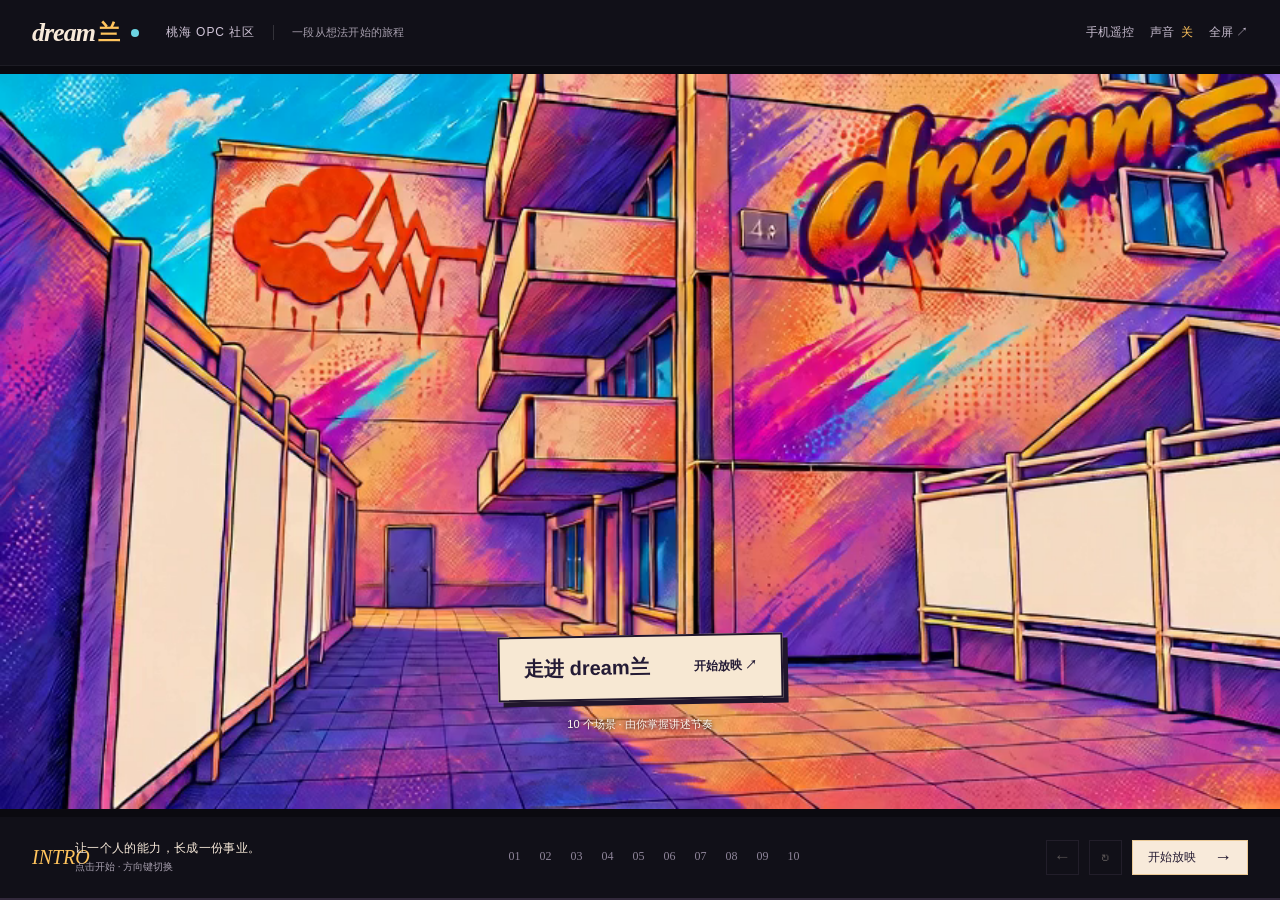
<file: index.html>
<!doctype html>
<html lang="zh-CN">
<head>
  <meta charset="utf-8">
  <meta name="viewport" content="width=device-width,initial-scale=1">
  <meta name="theme-color" content="#111018">
  <link rel="icon" href="data:,">
  <title>dream兰 · 走进桃海 OPC 社区</title>
  <link rel="stylesheet" href="film.css">
  <script defer src="film-data.js"></script>
  <script defer src="film.js?v=remote1"></script>
  <script defer src="remote-host.js"></script>
  <script defer src="desktop-remote.js"></script>
</head>
<body>
<svg xmlns="http://www.w3.org/2000/svg" width="0" height="0" aria-hidden="true" style="position:absolute;pointer-events:none"><defs><filter id="comic-ink" x="-8%" y="-15%" width="116%" height="140%" color-interpolation-filters="sRGB"><feTurbulence type="fractalNoise" baseFrequency=".065" numOctaves="2" seed="12" result="grain"/><feDisplacementMap in="SourceGraphic" in2="grain" scale=".8" xChannelSelector="R" yChannelSelector="G"/></filter></defs></svg>
<main id="app">
  <header class="topbar">
    <a class="brand" href="./" aria-label="dream兰首页">dream<span>兰</span><i></i></a>
    <p class="edition">桃海 OPC 社区<span>一段从想法开始的旅程</span></p>
    <div class="utilities">
      <button id="remoteToggle" class="icon-button">手机遥控</button>
      <button id="sound" class="icon-button" aria-label="开启视频声音" aria-pressed="false">声音 <span>关</span></button>
      <button id="fullscreen" class="icon-button" aria-label="全屏演示">全屏 ↗</button>
    </div>
  </header>
  <div class="screen-host" id="screenHost">
    <div class="screen" id="screen" aria-label="社区互动影片">
      <img id="opening" src="film-stills/01-start.png" alt="桃海社区庭院" fetchpriority="high">
      <video class="film" id="videoA" playsinline muted preload="auto" aria-hidden="true"></video>
      <video class="film" id="videoB" playsinline muted preload="auto" aria-hidden="true"></video>
      <div id="textPlane" class="text-plane" aria-live="polite" aria-label="当前页内容"></div>
      <div id="welcome" class="welcome"><button id="begin"><span>走进 dream兰</span><b>开始放映 ↗</b></button><p>10 个场景 · 由你掌握讲述节奏</p></div>
      <div id="loadNotice" class="load-notice" hidden><span class="spinner"></span>正在准备下一幕</div>
      <div id="errorNotice" class="error-notice" hidden role="alert"><p id="errorMessage"></p><button id="retry">重新播放</button></div>
    </div>
  </div>
  <footer class="controls">
    <div class="chapter-meta"><span id="chapterNumber">INTRO</span><strong id="chapterTitle">让一个人的能力，长成一份事业。</strong><small id="status" role="status">点击开始 · 方向键切换</small></div>
    <nav id="chapters" class="chapters" aria-label="影片章节"></nav>
    <div class="transport"><button id="previous" aria-label="上一页" disabled>←</button><button id="replay" aria-label="重播当前运镜" title="重播当前运镜（R）" disabled>↻</button><button id="next">开始放映 <span>→</span></button></div>
    <div class="progress-track"><div id="progress"></div></div>
  </footer>
</main>
<noscript>请启用 JavaScript，以播放社区影片与显示对应文案。</noscript>
</body>
</html>
</file>
<file: film.css>
:root{color-scheme:dark;--ink:#111018;--paper:#f8eada;--gold:#ffc45d;--cyan:#6cd4e2;--print:#241c39;--muted:#a79fae}*{box-sizing:border-box}html,body{margin:0;width:100%;height:100%;overflow:hidden;background:var(--ink);color:var(--paper);font-family:"Microsoft YaHei","PingFang SC",sans-serif}button,a{-webkit-tap-highlight-color:transparent}button{font:inherit;cursor:pointer}button:disabled{cursor:default;opacity:.3}button:focus-visible,a:focus-visible{outline:2px solid var(--gold);outline-offset:5px}button{touch-action:manipulation}button[hidden],[hidden]{display:none!important}#app{height:100svh;display:flex;flex-direction:column}.topbar{height:66px;flex:none;display:flex;align-items:center;padding:0 32px;gap:27px;border-bottom:1px solid #ffffff0d}.brand{color:var(--paper);font:bold italic 26px Georgia,serif;letter-spacing:-1px;text-decoration:none;display:flex;align-items:center}.brand span{color:var(--gold);font:800 22px "Microsoft YaHei",sans-serif;letter-spacing:0;margin-left:3px}.brand i{height:8px;width:8px;margin-left:11px;background:var(--cyan);border-radius:50%}.edition{font-size:12px;letter-spacing:.08em;color:#d2c6d9;display:flex;gap:18px;align-items:center}.edition span{font-size:11px;color:var(--muted);letter-spacing:.02em;border-left:1px solid #ffffff25;padding-left:18px}.utilities{display:flex;gap:16px;margin-left:auto}.icon-button{background:none;border:0;color:#c5bacd;font-size:12px;padding:7px 0}.icon-button span{color:var(--gold);margin-left:3px}.screen-host{min-height:0;flex:1;display:flex;justify-content:center;align-items:center;overflow:hidden;background:#0b0a10}.screen{position:relative;overflow:hidden;isolation:isolate;background:#0b0a10;flex:none}.screen>#opening,.film{position:absolute;inset:0;width:100%;height:100%;object-fit:contain}.film{visibility:hidden}.film.active{visibility:visible}.text-plane{position:absolute;left:0;top:0;width:864px;height:496px;transform-origin:0 0;opacity:0;pointer-events:none;transition:opacity .35s ease;z-index:3}.text-plane.visible{opacity:1}.surface{position:absolute;left:0;top:0;transform-origin:0 0;color:var(--print);overflow:hidden;mix-blend-mode:multiply}.surface .copy{position:relative;width:100%;height:100%;padding:35px 42px;font-size:32px;line-height:1.55;font-family:"Microsoft YaHei","PingFang SC",sans-serif;overflow:hidden}.surface .eyebrow{font:600 .42em/1.3 Georgia,serif;letter-spacing:.12em;margin-bottom:.75em;opacity:.58}.surface h2{font-size:1.65em;line-height:1.22;font-weight:850;margin:0 0 .48em;letter-spacing:-.02em}.surface p{margin:0 0 .5em}.surface .sub{font-size:1.05em;line-height:1.55}.surface .ending{font-weight:700;margin-top:.55em}.surface .highlight{color:#873e2d}.surface .grid{display:grid;grid-template-columns:repeat(2,minmax(0,1fr));gap:.5em 1.2em}.surface .card{border:0;padding:0;background:none;min-width:0}.surface .card b{display:block;font-size:1.06em;line-height:1.35;margin-bottom:.3em}.surface .card p{line-height:1.55}.surface .note{font-size:.61em;opacity:.72;line-height:1.4;margin-top:.65em}.surface .flow{display:flex;gap:.45em;align-items:center;flex-wrap:wrap;font-weight:700;line-height:1.8;margin-top:.5em}.surface [style]{color:inherit!important}.surface.project .copy{padding:28px 24px}.surface.project b{display:block;font-size:1.1em;font-weight:850;line-height:1.5;overflow-wrap:anywhere;margin-bottom:.55em}.surface.project p{font-size:.88em}.surface.cover{color:#fff9ee;mix-blend-mode:normal;text-shadow:1px 2px 0 #30214445}.surface.cover .copy{padding:0 12px}.surface.cover h1{font:italic bold 2.8em/1 Georgia,serif;letter-spacing:-.04em;margin:.02em 0 .15em}.surface.cover h1 em{font:850 .78em "Microsoft YaHei",sans-serif;color:#ffe8ac;letter-spacing:-.05em;font-style:normal}.surface.cover .eyebrow{opacity:.9;font-size:.29em;letter-spacing:.18em;margin-bottom:.55em}.surface.cover p.sub{font-size:.8em;line-height:1.35;font-weight:700;margin:.1em 0 .35em}.surface.cover p:not(.sub){font-size:.36em;line-height:1.5;margin:0}.welcome{position:absolute;left:0;right:0;bottom:9%;z-index:6;text-align:center}.welcome>button{display:inline-flex;align-items:center;gap:44px;background:#f7e8d3;border:2px solid #20162c;box-shadow:5px 5px 0 #20162c;color:#241b35;padding:17px 24px;transform:rotate(-1deg)}.welcome>button>span{font-size:20px;font-weight:850}.welcome b{font-size:12px}.welcome p{font-size:11px;color:#fff7ef;text-shadow:0 1px 4px #000;margin-top:17px}.load-notice{position:absolute;left:50%;bottom:24px;transform:translateX(-50%);display:flex;align-items:center;gap:9px;border-radius:100px;padding:9px 16px;background:#171020df;font-size:12px;z-index:8}.spinner{height:12px;width:12px;border:1px solid #ffffff40;border-top-color:var(--gold);border-radius:50%;animation:spin .8s linear infinite}@keyframes spin{to{transform:rotate(360deg)}}.error-notice{position:absolute;inset:25% 20%;background:#1c1428eb;z-index:10;border:1px solid #f0d5a775;text-align:center;display:flex;flex-direction:column;align-items:center;justify-content:center;padding:20px}.error-notice p{font-size:14px;line-height:1.7}.error-notice button{background:var(--gold);color:var(--ink);border:0;padding:10px 20px}.controls{height:83px;flex:none;display:flex;align-items:center;gap:24px;padding:10px 32px 13px;position:relative;background:var(--ink)}.chapter-meta{min-width:230px;display:grid;grid-template-columns:34px 1fr;gap:3px 9px}.chapter-meta>span{grid-row:1/3;font:italic 20px/1.4 Georgia,serif;color:var(--gold);align-self:center}.chapter-meta strong{font-size:12px;font-weight:500;letter-spacing:.03em}.chapter-meta small{font-size:10px;color:var(--muted)}.chapters{display:flex;align-items:center;justify-content:center;gap:4px;flex:1}.chapters button{width:27px;height:31px;border:0;background:none;color:#8e8499;font:12px Georgia,serif;border-bottom:2px solid transparent}.chapters button[aria-current=step]{color:var(--gold);border-color:var(--gold)}.transport{display:flex;align-items:center;gap:10px}.transport button{height:35px;min-width:33px;background:none;border:1px solid #4b3e56;color:var(--paper);font-size:17px}.transport #next{font-size:12px;min-width:116px;padding:0 15px;border-color:#eac996;background:var(--paper);color:#241a31;display:flex;justify-content:space-between;gap:18px;align-items:center}.transport #next span{font-size:18px}.progress-track{height:2px;position:absolute;bottom:0;left:0;right:0;background:#33293c}.progress-track>div{height:100%;width:0;background:var(--gold)}@media(max-width:1050px){.edition span{display:none}.topbar{padding:0 20px}.controls{padding-left:20px;padding-right:20px;gap:12px}.chapter-meta{min-width:190px}.chapters{gap:0}.chapters button{width:23px}}@media(max-width:760px){.topbar{height:51px;padding:0 14px;gap:13px}.brand{font-size:23px}.brand span{font-size:19px}.edition{font-size:10px}.utilities{gap:12px}.icon-button{font-size:10px}.controls{height:109px;padding:10px 14px 13px;flex-wrap:wrap;align-content:center;gap:9px}.chapter-meta{flex:1;min-width:130px}.chapter-meta strong{font-size:11px}.chapter-meta small{font-size:9px}.transport{gap:6px}.transport #next{min-width:103px}.chapters{order:3;flex-basis:100%;gap:3px}.chapters button{width:27px;height:22px;font-size:10px}.welcome>button{padding:10px 15px;gap:20px}.welcome>button>span{font-size:15px}.welcome b{font-size:10px}.welcome p{font-size:8px;margin-top:10px}}@media(prefers-reduced-motion:reduce){.text-plane{transition:none}.spinner{animation:none}}body.is-fullscreen .topbar{opacity:0;height:0;overflow:hidden;border:0}body.is-fullscreen .controls{height:62px}.screen:fullscreen{width:100vw!important;height:100vh!important}

/* Cover: original brand mark with street lettering in the open sky. */
@font-face{font-family:"Sedgwick Ave Display";src:url("assets/SedgwickAveDisplay-Regular.ttf") format("truetype");font-weight:400;font-style:normal;font-display:swap}
.surface.cover{color:#24163d;text-shadow:none;overflow:visible}
.surface.cover .copy{padding:10px 4px;overflow:visible}
.cover-layout{display:grid;grid-template-columns:43% 1fr;gap:6%;height:100%;align-items:center}
.cover-identity{transform:rotate(-4deg);padding-bottom:12px}
.cover-logo{display:block;width:100%;height:auto;filter:drop-shadow(3px 4px 0 #fff2d5)}
.cover-tag{font:400 25px/1.1 "Sedgwick Ave Display",cursive;color:#24163d;text-align:center;white-space:nowrap;margin-top:9px;text-shadow:2px 2px 0 #54e5ed}
.surface.cover p.sub{font-size:37px;line-height:1.48;font-weight:900;letter-spacing:.02em;margin:0 0 12px;paint-order:stroke fill;-webkit-text-stroke:3px #fff1d4;text-shadow:3px 4px 0 #54e5ed;transform:rotate(-2deg)}
.cover-accent{color:#ff5018;-webkit-text-stroke:3px #24163d;text-shadow:3px 4px 0 #fff1d4}
.surface.cover .meta{font-size:15px;line-height:1.7;font-weight:650;color:#24163d;letter-spacing:.04em;text-shadow:0 1px 0 #fff1d4}
.surface.cover .meta strong{font-size:16px}

/* Comic typography: heavy display, restrained captions, crisp readable body. */
.surface{mix-blend-mode:normal;color:#24163d}
.surface h2{position:relative;display:block;font-weight:950;letter-spacing:-.025em;transform:skew(-5deg) rotate(-.6deg);transform-origin:left center;color:#24163d;paint-order:stroke fill;-webkit-text-stroke:2px #fff0d5;text-shadow:2px 2px 0 #15c8d9,4px 3px 0 #ee3b96;filter:url(#comic-ink)}
.surface h2 .highlight,.surface h2 .comic-emphasis{color:#e95319!important;paint-order:stroke fill;-webkit-text-stroke:1.5px #24163d;text-shadow:2px 2px 0 #ffce55}
.surface .eyebrow{font:400 .52em/1.25 "Sedgwick Ave Display",cursive;letter-spacing:.055em;opacity:1;color:#46315e;text-shadow:1px 1px 0 #4ad5df;transform:rotate(-.7deg);margin-bottom:.75em}
.surface .card b,.surface.project b{font-weight:900;color:#24163d;letter-spacing:.01em;paint-order:stroke fill;-webkit-text-stroke:.6px #fff0d5;text-shadow:1px 1px 0 #38ccdc;transform:skew(-3deg);filter:url(#comic-ink)}
.surface p,.surface .meta,.surface .flow{font-weight:550;letter-spacing:.015em;color:#24163d;text-shadow:none}
.surface .note{font-weight:450;opacity:.85}
.surface .ending{font-weight:850;text-shadow:1px 1px 0 #ffce55}
.community-keywords{display:flex;gap:.38em;flex-wrap:wrap;margin-top:1em}
.community-keywords span{display:inline-block;border:2px solid #24163d;background:#ffce55;color:#24163d;padding:.12em .52em;font-size:.8em;font-weight:900;box-shadow:3px 3px 0 #24163d;transform:rotate(-2deg)}
.community-keywords span:nth-child(2n){background:#56d6de;transform:rotate(2deg)}
.community-keywords span:nth-child(3n){background:#f69ac6}
.surface.cover p.sub{font-weight:950;filter:url(#comic-ink);background-image:radial-gradient(#5d266b65 .65px,transparent .85px),linear-gradient(#fff0c9,#ffc34d);background-size:4px 4px,100% 100%;background-clip:text;-webkit-background-clip:text;color:transparent;-webkit-text-stroke:1.1px #24163d;text-shadow:2px 2px 0 #24163d,4px 3px 0 #28d5e7,5px 4px 0 #e82e94}
.surface.cover p.sub .cover-accent{color:#ff571f}
.surface.cover .cover-tag{color:#24163d;text-shadow:2px 2px 0 #49dce9,3px 3px 0 #f554a2;filter:url(#comic-ink)}
.surface.cover .meta{font-weight:700;text-shadow:0 1px 0 #fff1d4}
.surface.cover .cover-logo{max-height:172px;object-fit:contain}
.surface.cover p.sub{text-shadow:none;filter:drop-shadow(2px 2px 0 #24163d) drop-shadow(2px 1px 0 #28d5e7);-webkit-text-stroke:1px #24163d}

/* Case boards remain registered to the filmed surfaces. */
.text-plane.visible .surface.project{pointer-events:auto;cursor:zoom-in;outline-offset:-4px}
.surface.project:focus-visible{outline:5px solid #ef4297}
.surface.project .copy:after{content:"悬浮探索 ↗";display:block;font-size:22px;margin-top:10px;color:#513b69}
.case-active>.film.active{transform:scale(1.12);transform-origin:var(--case-origin);filter:brightness(.55)}
.film{transition:transform .42s ease,filter .42s ease}
.case-view{position:absolute;inset:4%;z-index:12;background:#171222;border:2px solid #ffcd63;box-shadow:7px 7px 0 #2b1646;display:flex;flex-direction:column;transform-origin:top left;overflow:hidden;color:#fff2d5}
.case-header{display:flex;align-items:center;justify-content:space-between;gap:12px;min-height:48px;padding:10px 16px;flex:none;border-bottom:1px solid #ffffff26}
.case-header strong{font-size:clamp(11px,1.3vw,19px)}
.case-header>div{display:flex;gap:15px;align-items:center}.case-header a{color:#56dce9;text-decoration:none;font-size:12px}
.case-close{color:#fff2d5;background:none;border:1px solid #aa8fa6;padding:7px 10px;font-size:12px}
.case-content{flex:1;min-height:0;position:relative;display:flex;flex-direction:column}
.case-content>video,.case-content>iframe{display:block;width:100%;height:100%;min-height:0;flex:1;border:0;background:#08070e;object-fit:contain}
.case-site-note{margin:0;padding:7px 12px;background:#2b1f36;font-size:11px;color:#ffe3a9}
.partner-case{height:100%;display:flex;flex-direction:column;justify-content:center;align-items:center;text-align:center;background:radial-gradient(#89497845 1px,transparent 1.5px) 0 0/7px 7px,#fff0d5;color:#24163d;padding:20px}
.partner-case small{font:clamp(13px,2vw,25px) "Sedgwick Ave Display",cursive;color:#6c3470}
.partner-case h2{font-size:clamp(28px,6vw,80px);margin:.35em 0;color:#24163d;text-shadow:3px 2px #43cddd,-3px -1px #ed3d8d}
.partner-case p{font-size:clamp(15px,2.5vw,32px);font-weight:800;margin:.6em}
.partner-case>strong{background:#ffce55;border:2px solid #24163d;padding:.5em 1em;box-shadow:4px 4px #24163d;font-size:clamp(13px,2vw,24px)}
.partner-shake{animation:partner-jitter 1.6s steps(1,end) infinite}
@keyframes partner-jitter{0%,82%,100%{transform:translate(0) skew(-4deg)}84%{transform:translate(-3px,1px) skew(-5deg)}88%{transform:translate(3px,-1px) skew(-3deg)}92%{transform:translate(-2px,0) skew(-4deg)}96%{transform:translate(2px,1px) skew(-4deg)}}
@media(max-width:760px){.case-view{inset:2%}.case-header{padding:6px;gap:6px;min-height:36px}.case-header>div{gap:8px}.case-header a,.case-close{font-size:9px}.case-close{padding:5px}.case-site-note{font-size:9px}}
@media(prefers-reduced-motion:reduce){.partner-shake{animation:none}.film{transition:none}}

/* Camera push-in: the footage, its frame and the mapped content move together. */
.scene-stage{position:absolute;inset:0;transform-origin:0 0;transition:transform .75s cubic-bezier(.2,.75,.2,1)}
.scene-stage>#opening,.scene-stage>.film{position:absolute;inset:0;width:100%;height:100%;object-fit:contain}
.case-active .film.active{transform:none;filter:none}
.case-view{inset:auto;left:0;top:0;position:absolute;pointer-events:auto;border:0;box-shadow:none;z-index:15;background:#fff0d5;overflow:hidden}
.case-header{background:#f9e4c4;color:#24163d;border-bottom:3px solid #24163d;min-height:56px;padding:8px 15px}
.case-header strong{font-size:23px}.case-header a{font-size:17px;color:#41305c}.case-close{font-size:17px;color:#24163d;border:2px solid #24163d;padding:5px 9px}
.case-content>iframe,.case-content>video{background:#111018}
.case-view .partner-case small{font-size:26px}.case-view .partner-case h2{font-size:76px}.case-view .partner-case p{font-size:31px}.case-view .partner-case>strong{font-size:25px}
.case-site-note{font-size:15px;padding:8px 12px}
@media(prefers-reduced-motion:reduce){.scene-stage{transition:none}}

/* Chapters 03–10: hand-lettered hierarchy and deliberately staggered composition. */
@font-face{font-family:Smiley;src:url("assets/SmileySans-Oblique.woff2") format("woff2");font-weight:100 900;font-display:swap}
.graffiti-rich{--spray:#f15a24;--spray2:#f6a52d;--mark:#f8cf4b;--offset:#2cd4df}
.graffiti-rich[data-chapter="5"],.graffiti-rich[data-chapter="8"]{--spray:#a41a65;--spray2:#e6408c;--mark:#56d9dd;--offset:#f8ad32}
.graffiti-rich[data-chapter="6"],.graffiti-rich[data-chapter="9"]{--spray:#0c687f;--spray2:#19b9c8;--mark:#ffc848;--offset:#ef4c94}
.graffiti-rich .copy{padding:35px 47px 30px 50px;font-family:Smiley,"Microsoft YaHei",sans-serif;line-height:1.48}
.graffiti-rich .eyebrow{display:table;position:relative;margin:0 0 .8em .25em;padding:.12em .5em;font:400 .55em/1.25 "Sedgwick Ave Display",cursive;letter-spacing:.06em;color:#251239;text-shadow:2px 1px 0 #fff1cf;background:var(--mark);transform:rotate(-3deg) skew(-5deg);box-shadow:3px 3px 0 #271338;isolation:isolate}
.graffiti-rich h2{font-family:Smiley,"Microsoft YaHei",sans-serif;font-size:1.88em;line-height:1.12;letter-spacing:.015em;font-weight:900;transform:rotate(-2deg) skew(-4deg);margin:.15em .12em .7em 0;color:var(--spray);-webkit-text-stroke:1.8px #2b163e;paint-order:stroke fill;text-shadow:3px 3px 0 #fff0d2,6px 5px 0 #2b163e,9px 6px 0 var(--offset);filter:url(#comic-ink);isolation:isolate}
.graffiti-rich h2:after{content:"";display:block;width:37%;height:.11em;margin:.13em 0 -.2em 7%;background:var(--offset);transform:skew(-30deg) rotate(-1deg);clip-path:polygon(0 16%,96% 0,88% 42%,100% 63%,4% 100%);box-shadow:2px 3px 0 #2b163e}
.graffiti-rich h2 span,.graffiti-rich h2 span[style]{color:#9f1b65!important;-webkit-text-stroke:1.3px #2b163e;text-shadow:2px 2px 0 #ffcf4b,4px 3px 0 #2b163e}
.graffiti-rich .grid{grid-template-columns:1.08fr .92fr;gap:.95em 1.65em;align-items:start;padding:.15em .4em .55em .12em}
.graffiti-rich .card{position:relative;transform:rotate(-1deg);padding:.1em .22em .15em .16em}
.graffiti-rich .card:nth-child(2n){transform:translateY(.4em) rotate(1.3deg)}
.graffiti-rich .card:nth-child(3n){transform:translateX(.3em) rotate(-1.6deg)}
.graffiti-rich .card:nth-child(4n){transform:translate(.25em,.25em) rotate(.6deg)}
.graffiti-rich .card b{position:relative;display:table;font-family:Smiley,sans-serif;font-size:1.17em;line-height:1.22;font-weight:850;color:#762452;letter-spacing:.02em;-webkit-text-stroke:.45px #271338;paint-order:stroke fill;text-shadow:1px 1px #fff0d2,2px 2px var(--offset);transform:skew(-4deg);margin-bottom:.45em;isolation:isolate}
.graffiti-rich .card b:before{content:"";position:absolute;inset:48% -.18em -.07em -.08em;z-index:-1;background:var(--mark);clip-path:polygon(0 23%,97% 0,92% 30%,100% 67%,5% 100%);opacity:.85}
.graffiti-rich .card:nth-child(2n) b{color:#066e83}
.graffiti-rich .card:nth-child(3n) b{color:#b03e16}
.graffiti-rich p{font-family:Smiley,"Microsoft YaHei",sans-serif;font-size:1.03em;line-height:1.5;font-weight:500;color:#322044;letter-spacing:.03em;text-shadow:.5px .5px 0 #e6a99b;transform:rotate(.2deg)}
.graffiti-rich p.sub{font-size:1.16em;line-height:1.48;max-width:94%;margin-left:.3em;transform:rotate(-.7deg);color:#452044}
.graffiti-rich .ending{display:table;background:var(--mark);font-size:1.12em;line-height:1.4;padding:.12em .4em;transform:rotate(-1.4deg);box-shadow:3px 3px 0 #2b163e;color:#2b163e;margin-top:.75em}
.graffiti-rich .note{font-family:Smiley,sans-serif;font-size:.64em;line-height:1.4;margin:1.05em .5em 0 1.5em;padding-left:.65em;border-left:4px solid var(--spray);color:#5d3e60;transform:rotate(-.45deg);opacity:1;text-shadow:none;max-width:92%}
.graffiti-rich .flow{gap:.42em;font-family:Smiley,sans-serif;transform:rotate(-1.5deg);margin:.9em .2em .6em}
.graffiti-rich .flow span{background:var(--mark);border:2px solid #2b163e;padding:.1em .32em;box-shadow:3px 3px 0 var(--offset)}
.graffiti-rich .flow span:nth-child(2n){transform:rotate(3deg);background:#6ddde0}
.graffiti-rich.project .copy{padding:26px 25px 24px 28px;transform:rotate(-2deg)}
.graffiti-rich.project[data-panel="1"] .copy{transform:rotate(1.6deg) translateY(3px)}
.graffiti-rich.project[data-panel="2"] .copy{transform:rotate(-1deg) translateY(6px)}
.graffiti-rich.project[data-panel="3"] .copy{transform:rotate(2deg)}
.graffiti-rich.project b{font-family:Smiley,sans-serif;font-size:1.12em;line-height:1.26;color:#aa321d;-webkit-text-stroke:1px #32173f;text-shadow:2px 2px #ffce55,4px 3px #2cd4df;letter-spacing:.02em;margin-bottom:.65em;transform:skew(-5deg)}
.graffiti-rich.project[data-panel="1"] b{color:#8c1f68;text-shadow:2px 2px #f5c857,4px 3px #24ccd8}
.graffiti-rich.project[data-panel="2"] b{color:#096f86;text-shadow:2px 2px #fff0c7,4px 3px #f45298}
.graffiti-rich.project[data-panel="3"] b{color:#a72b6b;text-shadow:2px 2px #ffce55,4px 3px #2cd4df}
.graffiti-rich.project p{font-size:.92em;display:table;max-width:95%;background:linear-gradient(transparent 62%,#ffc64e99 62%);transform:rotate(1.2deg)}
.graffiti-rich.project .copy:after{font-family:Smiley,sans-serif;color:#663157;font-size:23px;transform:rotate(-3deg);margin:12px 0 0 5px}
.case-view .partner-case{font-family:Smiley,sans-serif}
.case-view .partner-case h2{font-family:Smiley,sans-serif;color:#a92b65;-webkit-text-stroke:2px #28143c;paint-order:stroke fill;text-shadow:3px 3px #ffd251,6px 5px #271338,9px 7px #2cd4df;transform:rotate(-3deg)}
.case-view .partner-case p{transform:rotate(1.2deg);color:#553159}
.case-view .partner-case>strong{transform:rotate(-2deg);background:#53d6dd}
/* Keep dense filmed surfaces readable while using more expressive offsets. */
.graffiti-rich .card:nth-child(2n){transform:translate(-.25em,.55em) rotate(2.2deg)}
.graffiti-rich .card:nth-child(3n){transform:translate(.65em,-.15em) rotate(-2.4deg)}
.graffiti-rich .card:nth-child(4n){transform:translate(.25em,.15em) rotate(1.4deg)}
.graffiti-rich[data-chapter="4"] .grid,.graffiti-rich[data-chapter="9"] .grid{grid-template-columns:1fr .88fr;column-gap:1.6em;row-gap:.65em}
.graffiti-rich[data-chapter="4"] .card:nth-child(5){transform:translate(.4em,.1em) rotate(-1.3deg)}
.graffiti-rich[data-chapter="4"] .card:nth-child(6){transform:translate(-.5em,.3em) rotate(2deg)}
.graffiti-rich[data-chapter="5"] .copy,.graffiti-rich[data-chapter="8"] .copy,.graffiti-rich[data-chapter="9"] .copy{padding:17px 32px 20px 35px}
.graffiti-rich[data-chapter="5"] h2,.graffiti-rich[data-chapter="8"] h2{font-size:1.5em;margin:.1em 0 .45em;line-height:1.12}
.graffiti-rich[data-chapter="5"] .eyebrow,.graffiti-rich[data-chapter="8"] .eyebrow,.graffiti-rich[data-chapter="9"] .eyebrow{margin-bottom:.45em}
.graffiti-rich[data-chapter="5"] .grid,.graffiti-rich[data-chapter="8"] .grid{gap:.3em 1.2em;padding:.1em .3em .2em 0;grid-template-columns:1fr 1fr}
.graffiti-rich[data-chapter="5"] .card p,.graffiti-rich[data-chapter="8"] .card p{line-height:1.35;margin-bottom:0}
.graffiti-rich[data-chapter="5"] .card b,.graffiti-rich[data-chapter="8"] .card b{margin-bottom:.25em;font-size:1.14em}
.graffiti-rich[data-chapter="5"] .card:nth-child(2n),.graffiti-rich[data-chapter="8"] .card:nth-child(2n){transform:translate(0,.15em) rotate(1.4deg)}
.graffiti-rich[data-chapter="5"] .note,.graffiti-rich[data-chapter="8"] .note{margin-top:.5em;font-size:.58em;line-height:1.3}

/* Larger lettering: reclaim whitespace while keeping a protected board margin. */
.graffiti-rich .copy{padding:27px 40px 28px 42px;line-height:1.34}
.graffiti-rich h2{font-size:1.7em;line-height:1.08;margin:.12em 0 .46em}
.graffiti-rich .eyebrow{margin-bottom:.48em}
.graffiti-rich .grid{gap:.5em 1.35em;padding:.05em .3em .28em .1em}
.graffiti-rich .card b{line-height:1.15;margin-bottom:.28em}
.graffiti-rich p{line-height:1.32;margin-bottom:.28em;letter-spacing:.015em}
.graffiti-rich p.sub{line-height:1.32;max-width:94%}
.graffiti-rich .note{margin-top:.65em;line-height:1.25}
.graffiti-rich[data-chapter="4"] .grid,.graffiti-rich[data-chapter="9"] .grid{row-gap:.42em;column-gap:1.35em}
.graffiti-rich.project .copy{padding:23px 25px 24px 28px}
.graffiti-rich.project b{font-size:1.03em;line-height:1.12;margin-bottom:.35em}
.graffiti-rich.project p{font-size:.92em;line-height:1.25}
.graffiti-rich.project .copy:after{font-size:21px;margin-top:6px}
.graffiti-rich[data-chapter="5"] .copy,.graffiti-rich[data-chapter="8"] .copy{padding:17px 30px 20px 33px}
.graffiti-rich[data-chapter="5"] .card p,.graffiti-rich[data-chapter="8"] .card p{line-height:1.28}
.graffiti-rich .ending{margin-top:.5em;line-height:1.28}

/* Projection reading pass: prioritize large body copy over decorative whitespace. */
.graffiti-rich .copy{padding:23px 34px 23px 37px;line-height:1.2}
.graffiti-rich h2{font-size:1.55em;line-height:1.03;margin:.12em 0 .34em}
.graffiti-rich .eyebrow{font-size:.45em;margin-bottom:.35em}
.graffiti-rich .grid{gap:.3em 1.1em;padding:0 .25em .15em .1em}
.graffiti-rich .card b{font-size:1.18em;line-height:1.08;margin-bottom:.18em}
.graffiti-rich p{font-size:1.18em;line-height:1.18;letter-spacing:0;margin-bottom:.15em}
.graffiti-rich p.sub{font-size:1.25em;line-height:1.22}
.graffiti-rich .note{font-size:.59em;line-height:1.18;margin-top:.45em}
.graffiti-rich .card:nth-child(2n){transform:translate(-.15em,.25em) rotate(1.5deg)}
.graffiti-rich .card:nth-child(3n){transform:translate(.35em,-.05em) rotate(-1.8deg)}
.graffiti-rich[data-chapter="4"] .grid,.graffiti-rich[data-chapter="9"] .grid{row-gap:.28em;column-gap:1.1em;grid-template-columns:1fr 1fr}
.graffiti-rich[data-chapter="5"] .copy,.graffiti-rich[data-chapter="8"] .copy,.graffiti-rich[data-chapter="9"] .copy{padding:14px 26px 17px 29px}
.graffiti-rich[data-chapter="5"] h2,.graffiti-rich[data-chapter="8"] h2{font-size:1.38em;margin:.1em 0 .32em}
.graffiti-rich[data-chapter="5"] .card p,.graffiti-rich[data-chapter="8"] .card p{font-size:1.18em;line-height:1.17}
.graffiti-rich[data-chapter="5"] .grid,.graffiti-rich[data-chapter="8"] .grid{column-gap:1em}
.graffiti-rich[data-chapter="5"] .note,.graffiti-rich[data-chapter="8"] .note{font-size:.59em;margin-top:.4em}
.graffiti-rich[data-chapter="7"] .grid{grid-template-columns:.78fr 1.22fr;gap:.4em 1em}
.graffiti-rich[data-chapter="7"] h2{font-size:1.45em}
.graffiti-rich[data-chapter="10"] .grid{grid-template-columns:.86fr 1.14fr}
.graffiti-rich .ending{font-size:1.15em;line-height:1.18;margin-top:.35em}
.graffiti-rich.project .copy{padding:19px 22px 19px 24px}
.graffiti-rich.project b{font-size:1em;line-height:1.02;margin-bottom:.22em;letter-spacing:0}
.graffiti-rich.project p{font-size:.98em;line-height:1.1;max-width:95%}
.graffiti-rich.project .copy:after{font-size:17px;margin:4px 0 0 4px}
.graffiti-rich h2{width:fit-content;max-width:100%;transform-origin:left center}

/* Page 02 only: generated bristle textures reveal text in board-local coordinates. */
.text-plane.brush-test{transition:none}
.brush-test .paint-revealing,.brush-test .paint-pending{position:relative;mask-repeat:no-repeat;mask-size:100% 100%;-webkit-mask-repeat:no-repeat;-webkit-mask-size:100% 100%}
.paint-swipe{position:absolute;z-index:-1;top:-18%;width:36%;height:140%;pointer-events:none;background:#ffcd48;mask:url('assets/brush-masks-v1/01-flat.png') center/100% 100% no-repeat;-webkit-mask:url('assets/brush-masks-v1/01-flat.png') center/100% 100% no-repeat;transform:rotate(-2deg)}
.brush-test .community-keywords>span{isolation:isolate}
@media(prefers-reduced-motion:reduce){.paint-swipe{display:none}}

/* Expanded paint feathering, page 02 onward. */
.brush-test .paint-revealing .paint-swipe{width:72%;opacity:.24}
.brush-test .project .copy{isolation:isolate}
.brush-running .project{cursor:progress!important}

/* Optional, on-device hand interaction for intro and chapters 01–03. */

.remote-dialog{max-width:min(560px,92vw);background:#191523;color:#fff0d5;border:2px solid #ffc84e;padding:28px;border-radius:12px}.remote-dialog p{line-height:1.8}.remote-links a{display:block;color:#55dfed;overflow-wrap:anywhere;margin:16px 0}.remote-offline #status{color:#ffc84e}@media(max-width:760px){.edition{display:none}.utilities{gap:10px}.remote-dialog{padding:18px}}

.desktop-remote{position:fixed;inset:0;z-index:1000;background:#0c0911;display:flex;flex-direction:column;color:#fff0d5;padding:env(safe-area-inset-top) env(safe-area-inset-right) env(safe-area-inset-bottom) env(safe-area-inset-left)}.desktop-remote header{min-height:48px;display:flex;align-items:center;gap:14px;padding:8px 14px;border-bottom:1px solid #473450;flex-wrap:wrap}.desktop-remote header strong{font-size:15px;color:#ffc84e}.desktop-remote header span{font-size:11px;flex:1}.desktop-remote button{border:1px solid #76617e;background:#251c2e;color:#fff0d5;border-radius:4px;padding:9px 12px;font-size:12px}.desktop-display{flex:1;min-height:0;display:flex;align-items:center;justify-content:center;position:relative;overflow:hidden}.desktop-display canvas{display:block;max-width:100%;max-height:100%;width:auto;height:auto;touch-action:none;user-select:none}.desktop-touch{position:absolute;pointer-events:none;width:24px;height:24px;border:2px solid #49e4e0;border-radius:50%;margin:-12px;box-shadow:0 0 12px #49e4e0}.desktop-remote footer{display:flex;align-items:center;justify-content:center;gap:12px;flex-wrap:wrap;padding:9px 12px;border-top:1px solid #473450}.desktop-remote footer>span{font-size:10px;color:#a998b2}.desktop-modes{display:flex;gap:6px}.desktop-modes button[aria-pressed=true]{background:#ffc84e;border-color:#ffc84e;color:#25152e}.desktop-mode #app{visibility:hidden}@media(max-width:760px){.utilities{gap:7px}.icon-button{font-size:9px}.desktop-remote header{gap:8px}.desktop-remote header strong{font-size:13px}.desktop-remote footer{gap:8px;padding:7px}.desktop-remote button{padding:8px 9px}.desktop-remote footer>span{flex-basis:100%;text-align:center}}@media(orientation:landscape) and (max-height:500px){.desktop-remote header{min-height:37px;padding:4px 10px}.desktop-remote footer{padding:4px}.desktop-remote footer>span{flex-basis:auto}.desktop-remote button{padding:5px 10px}}
</file>
